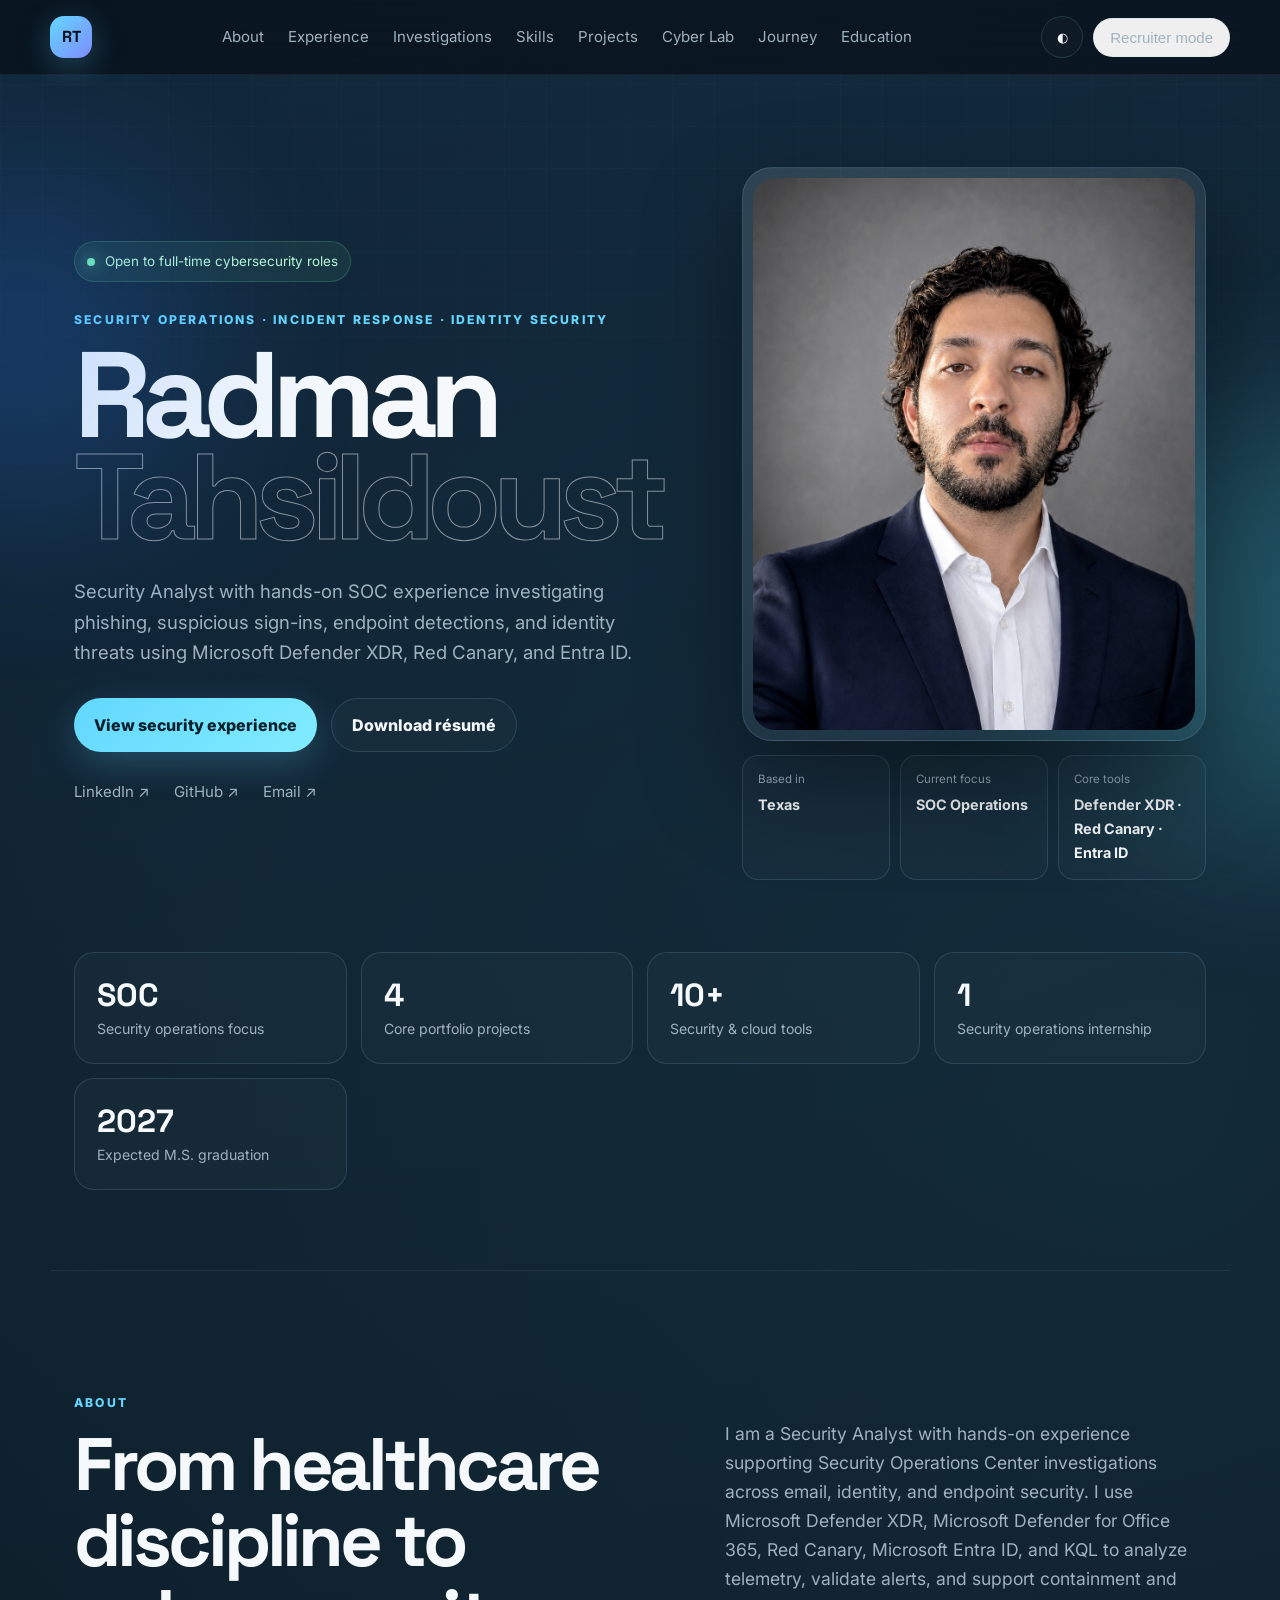
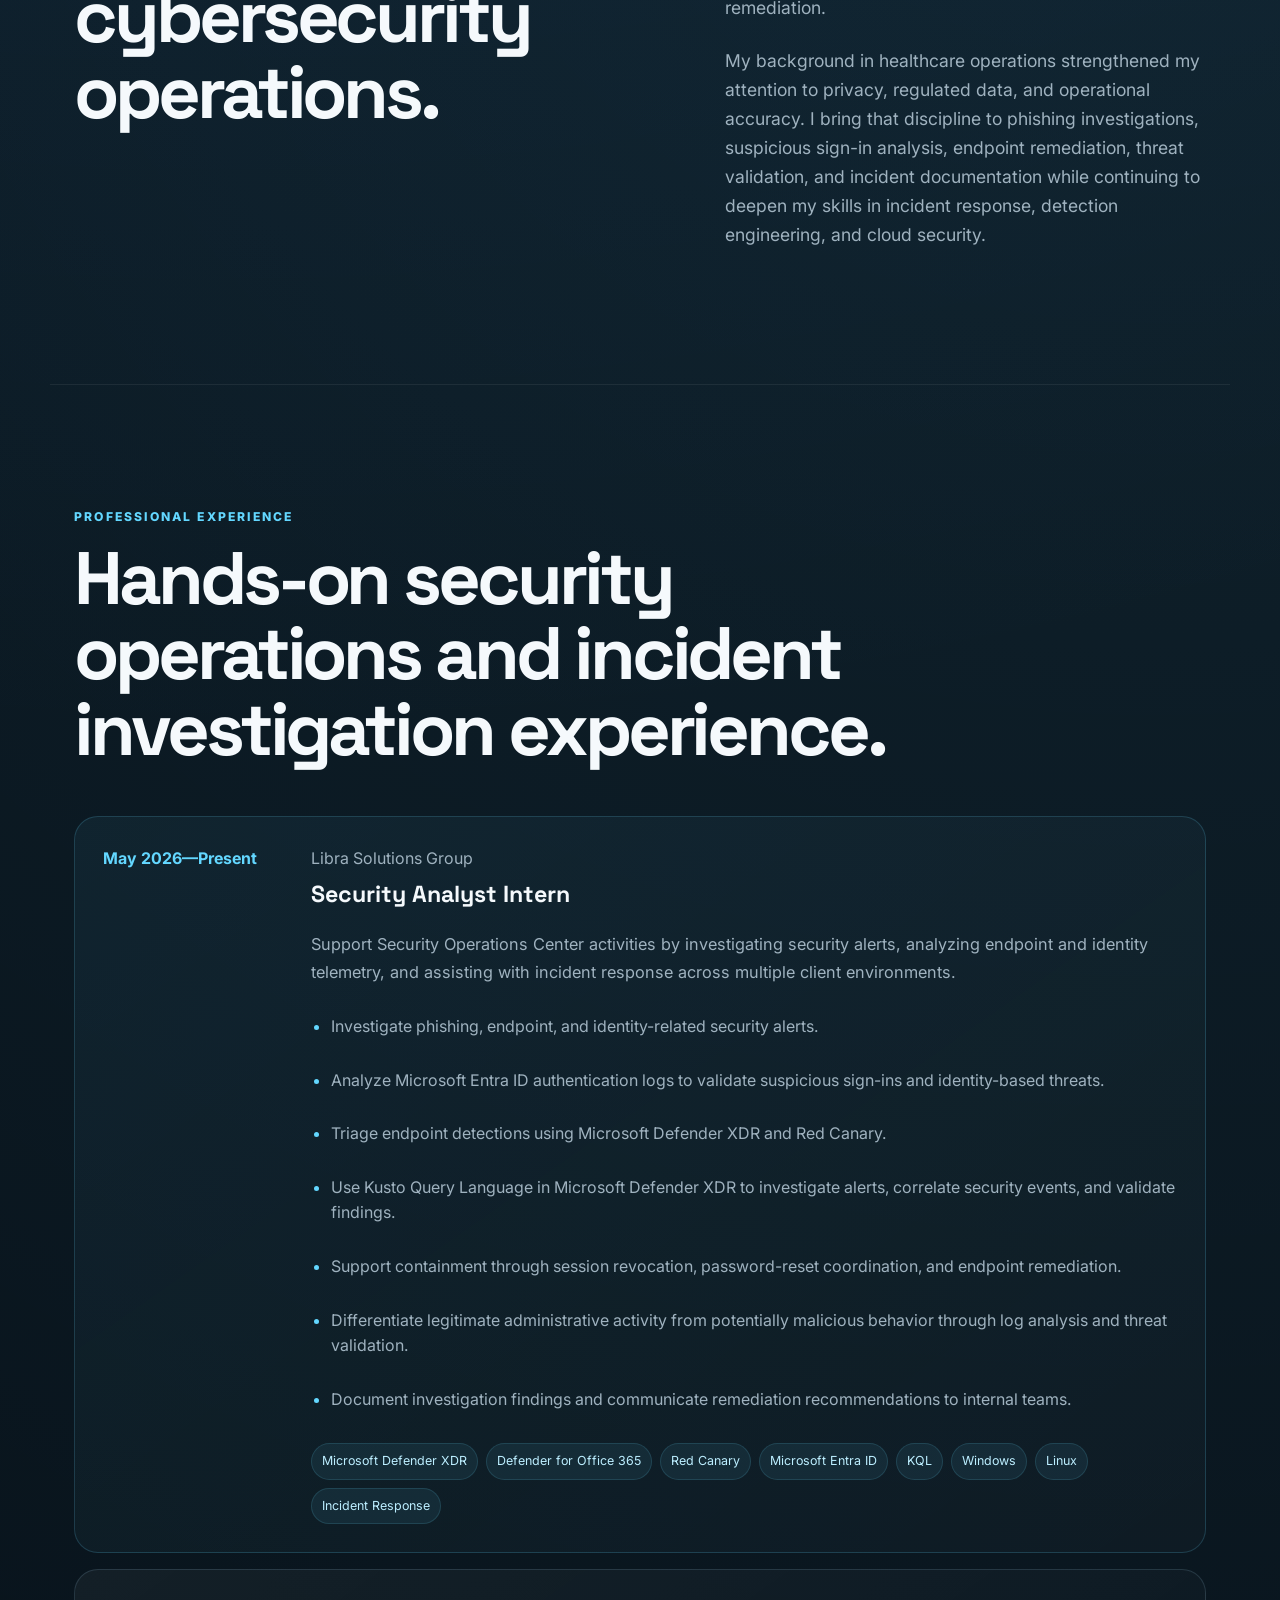
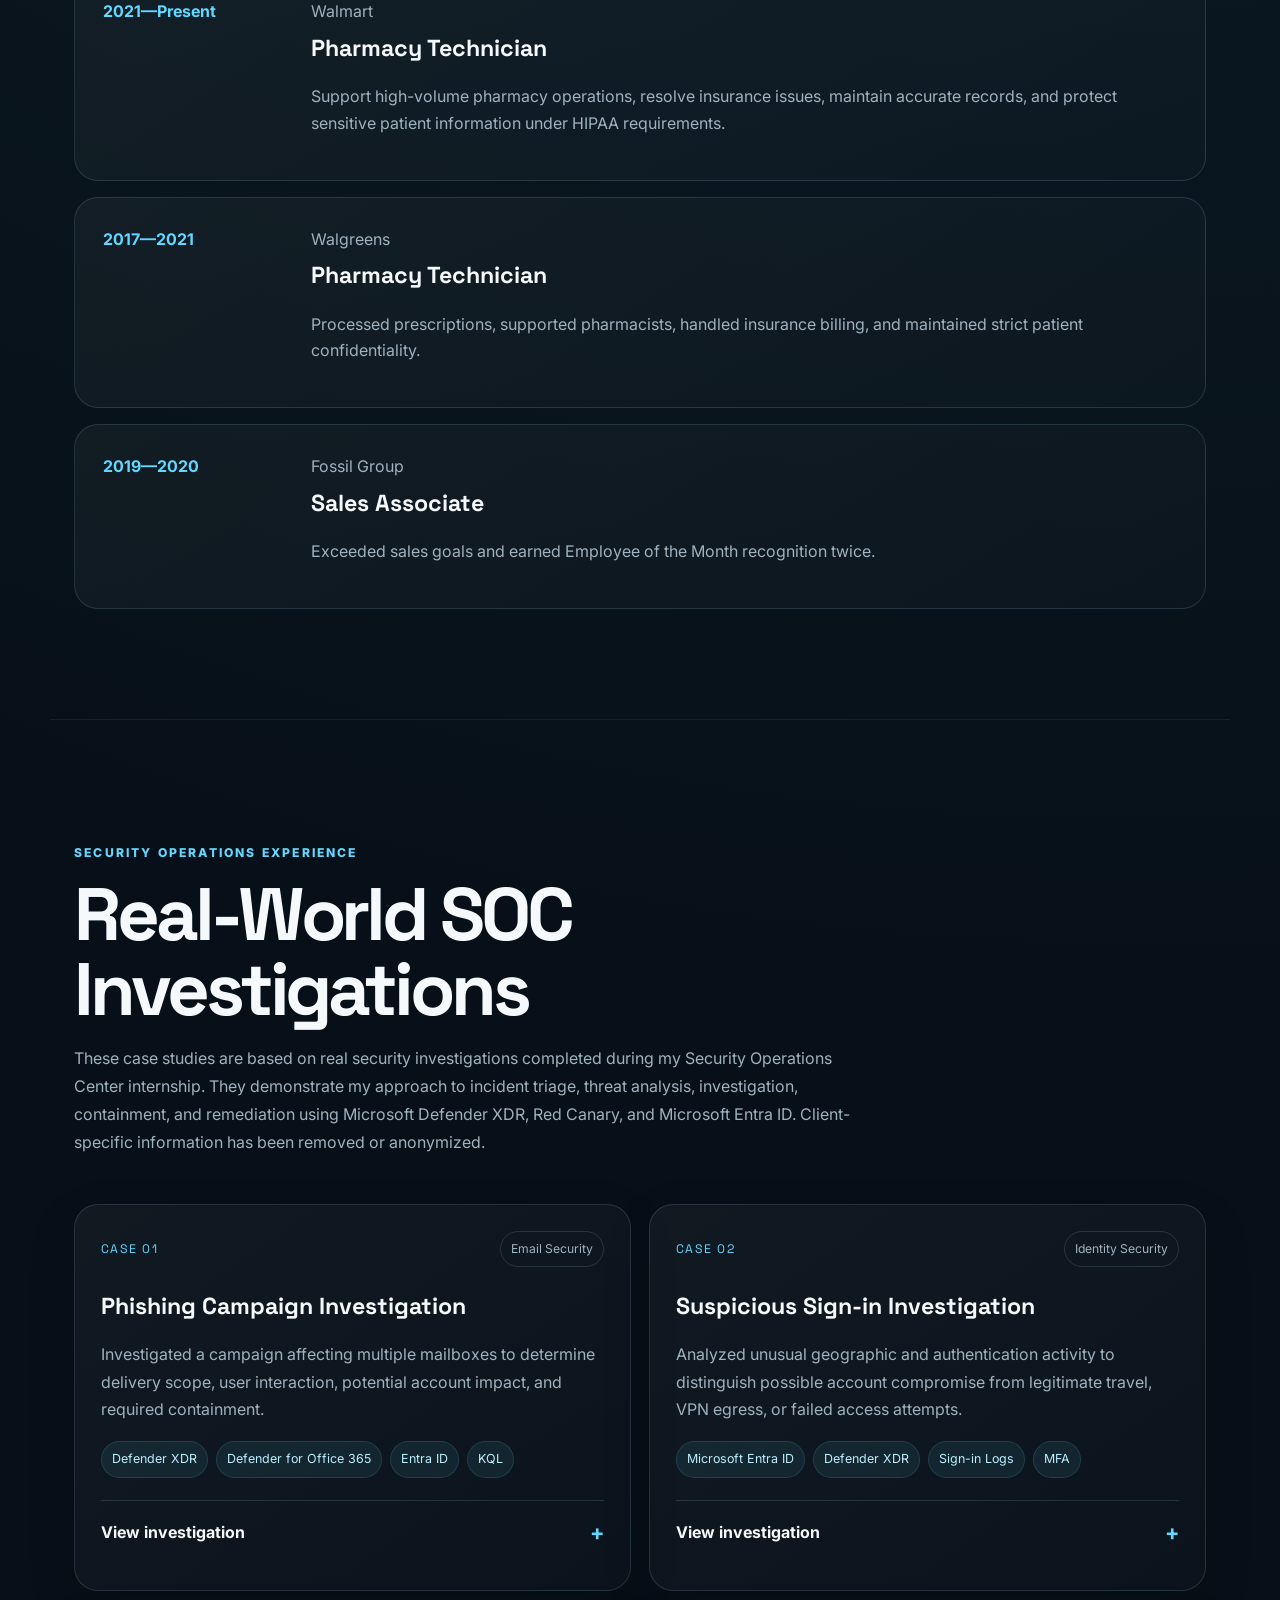
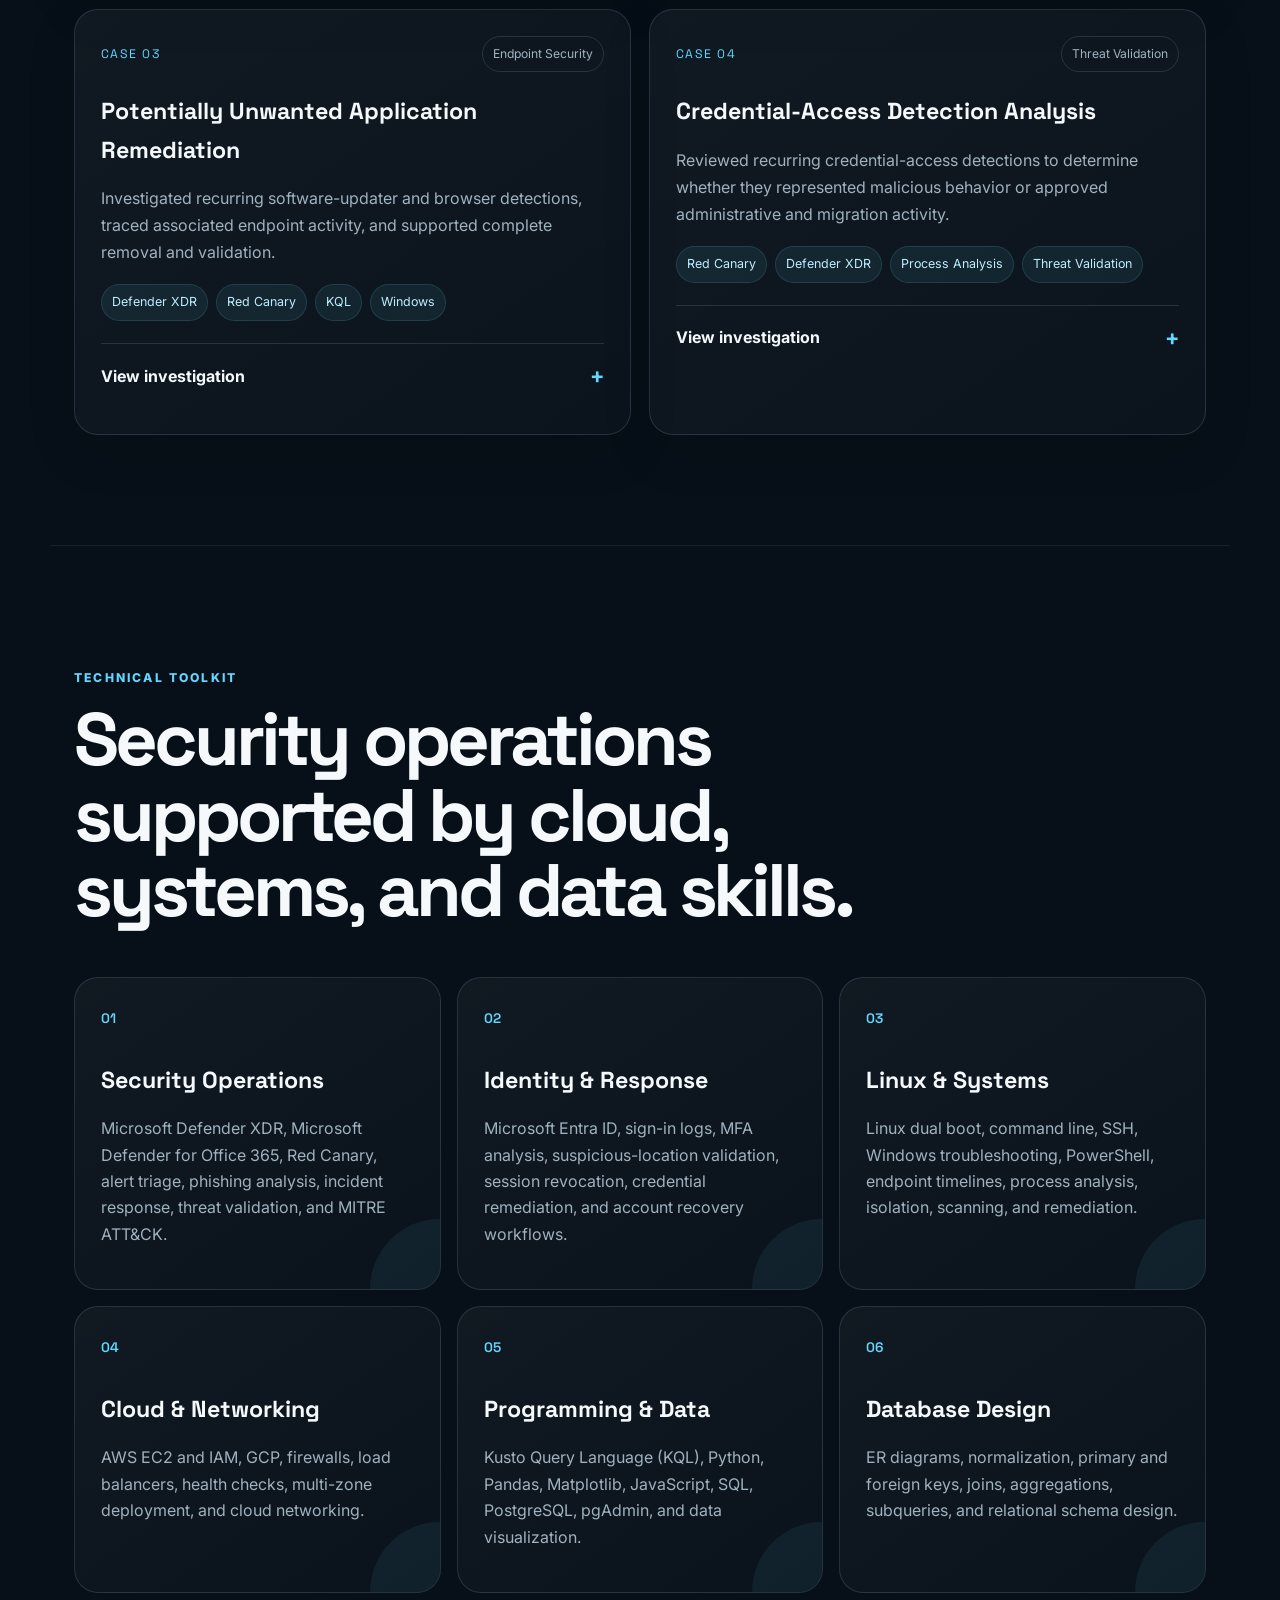
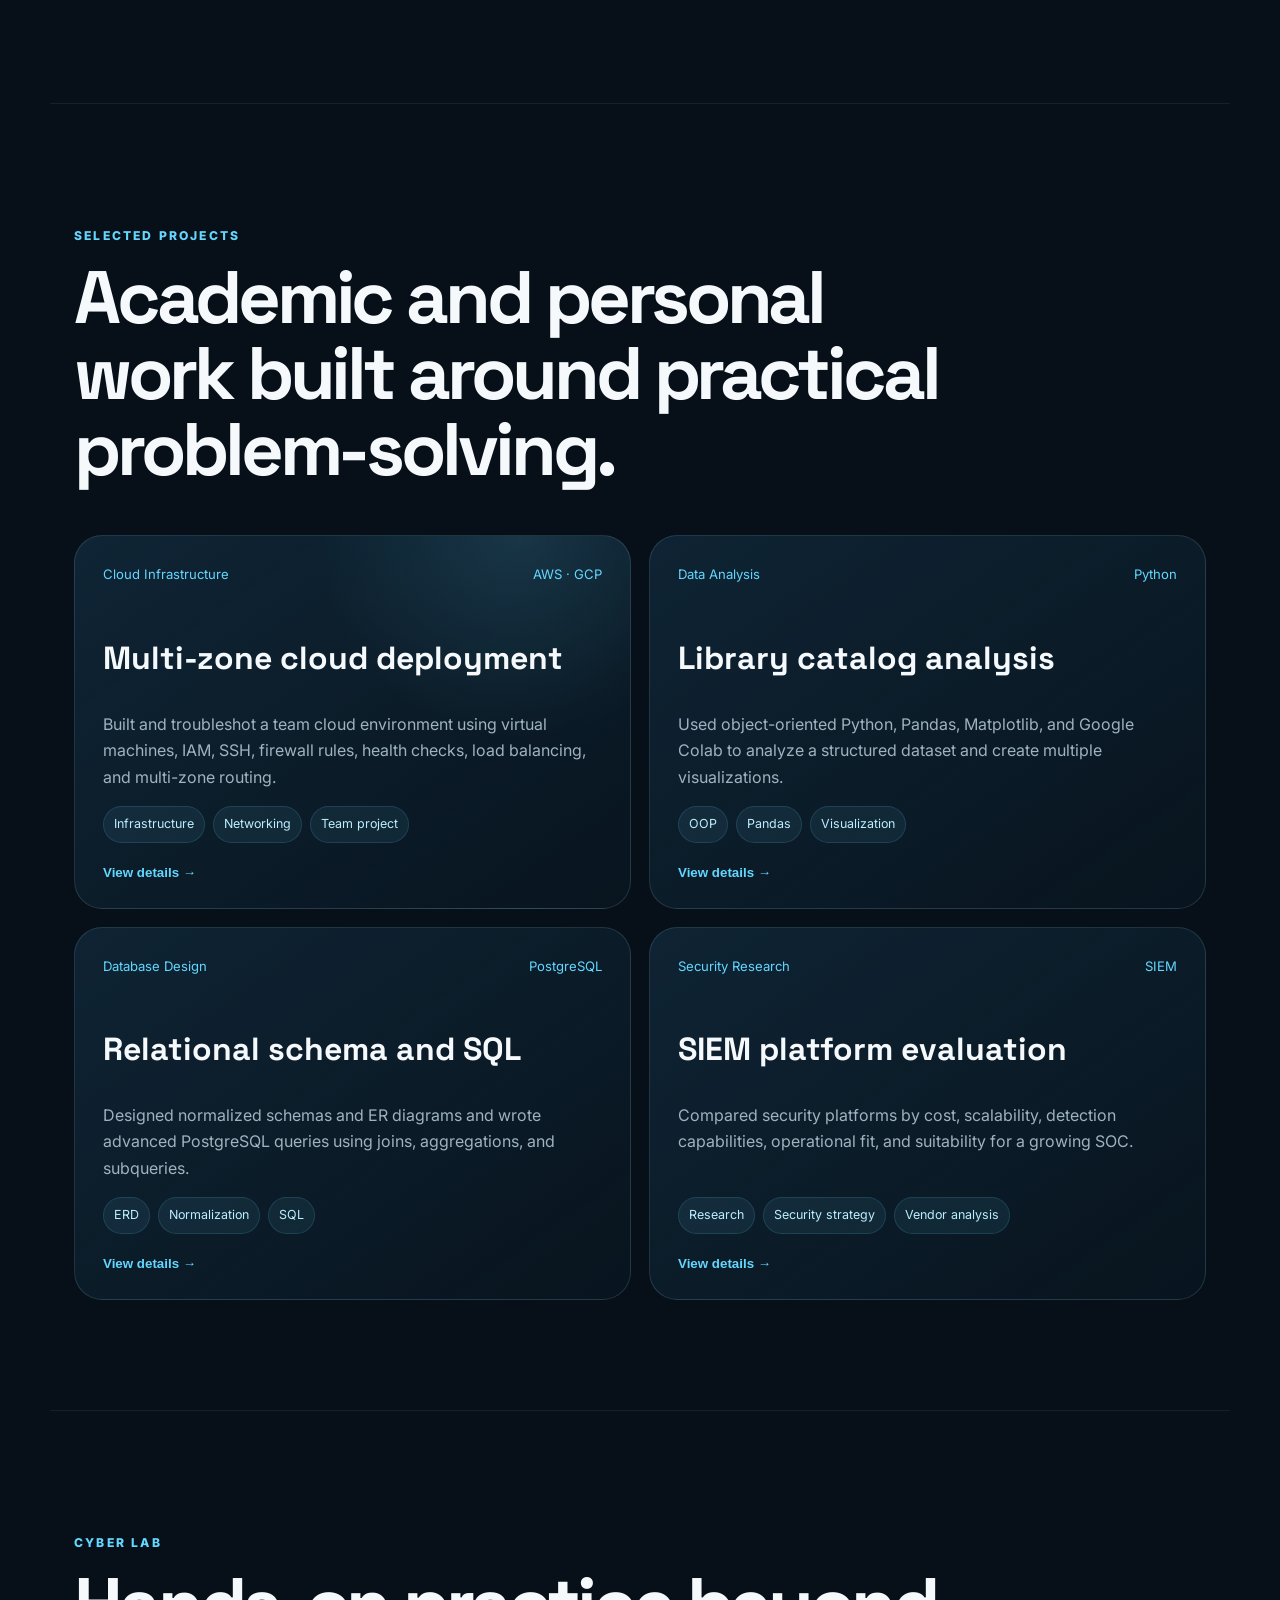
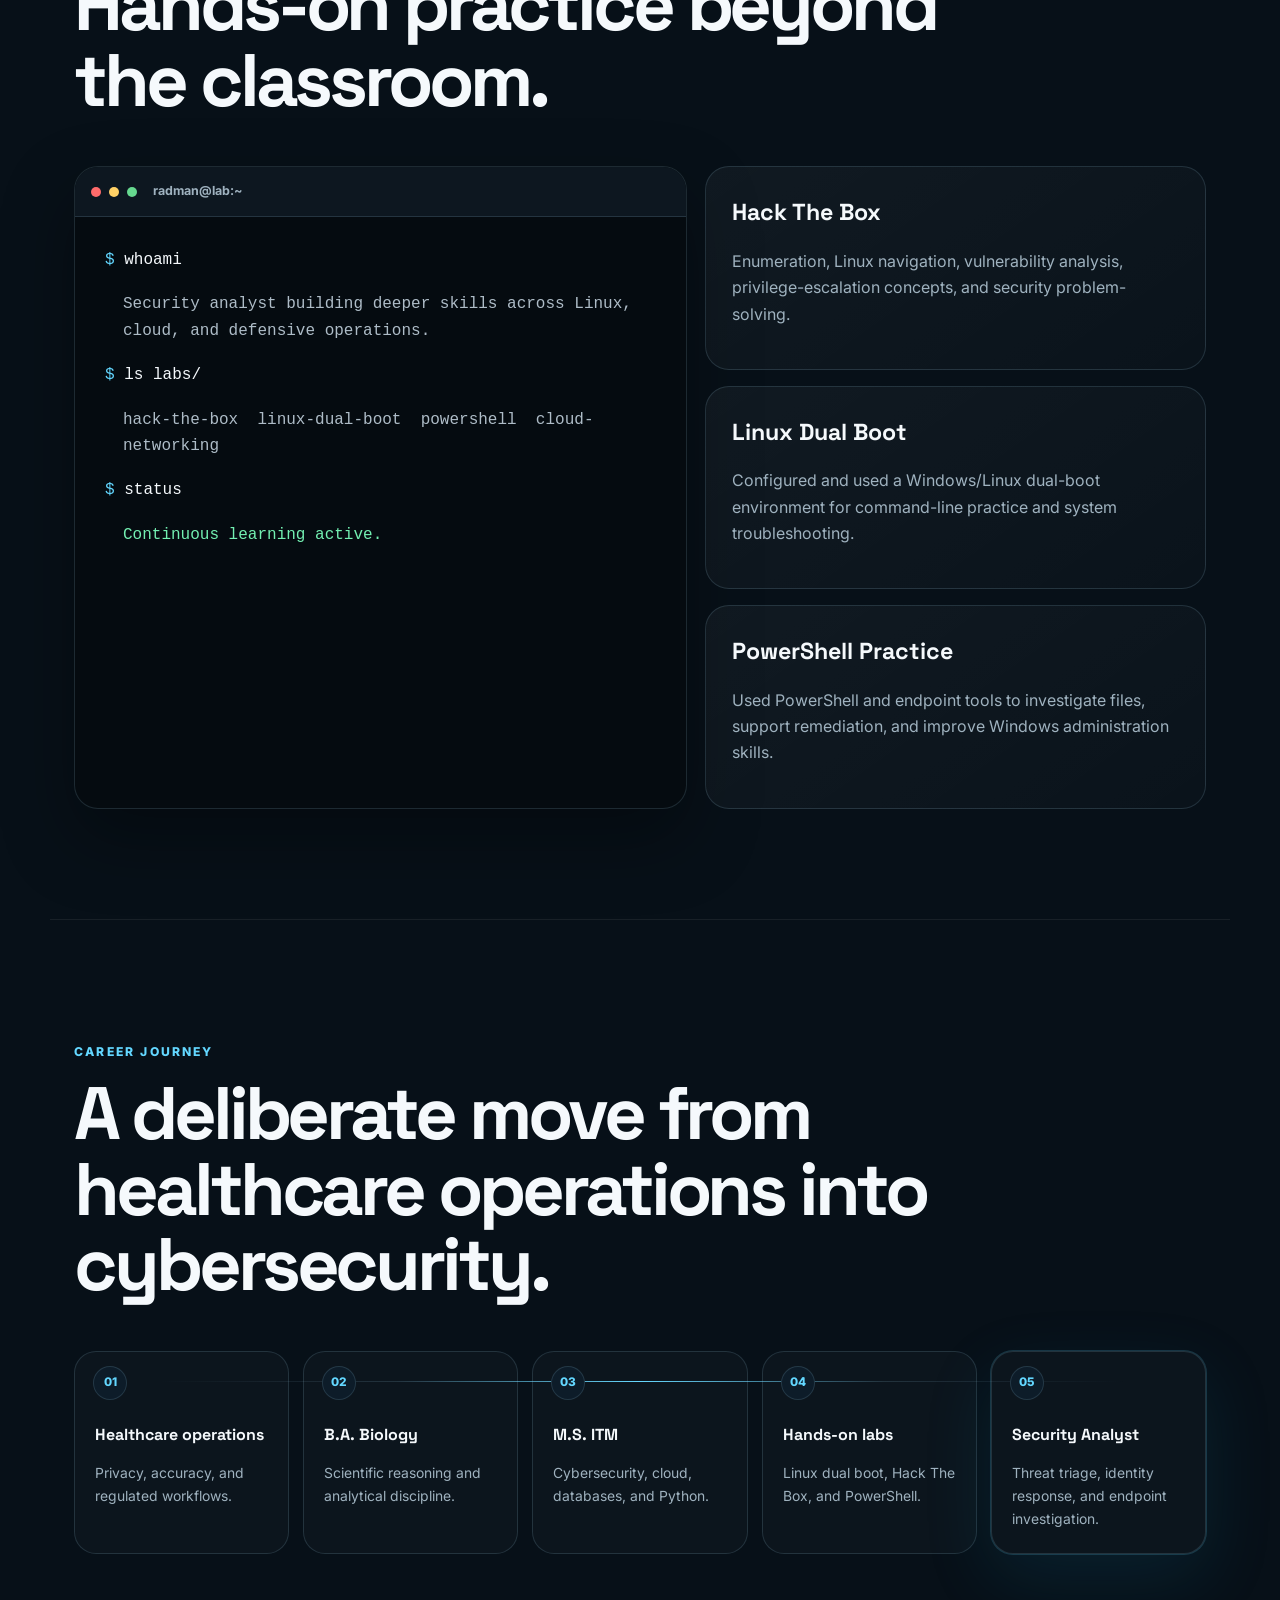
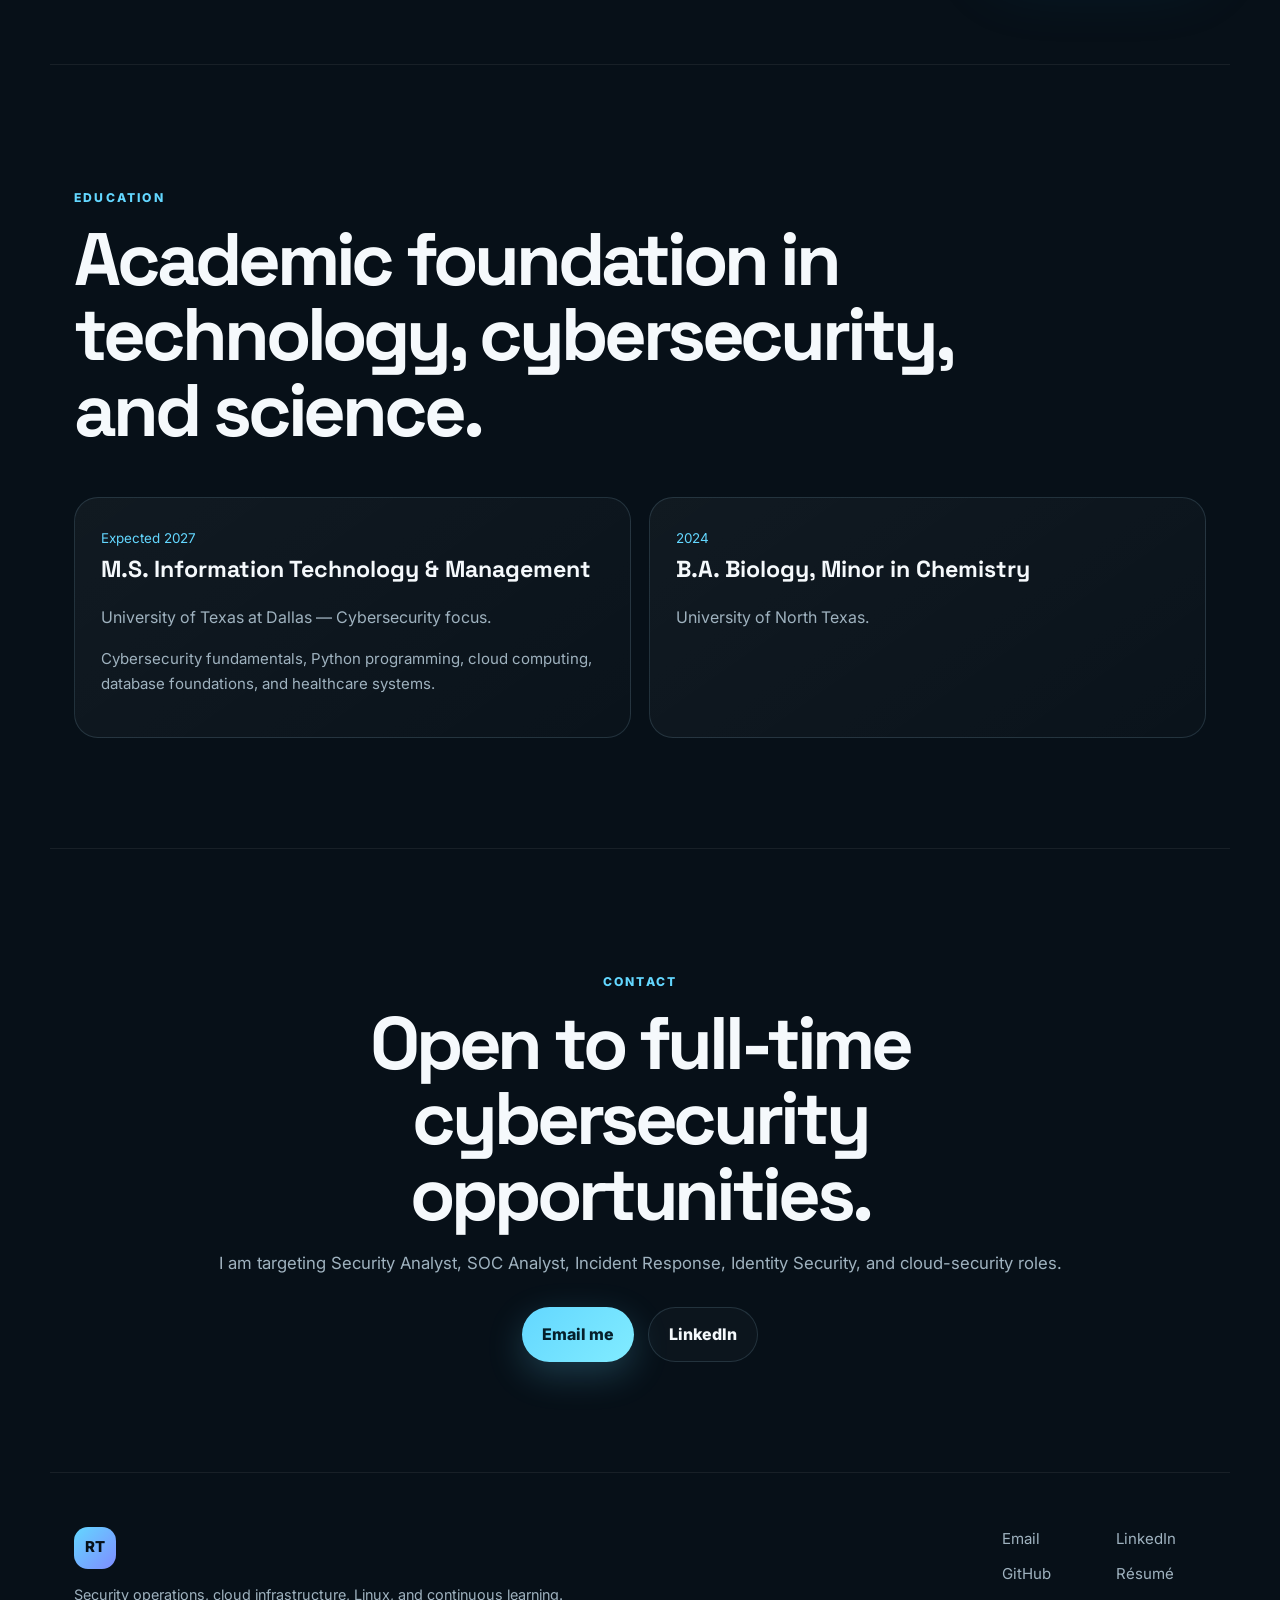
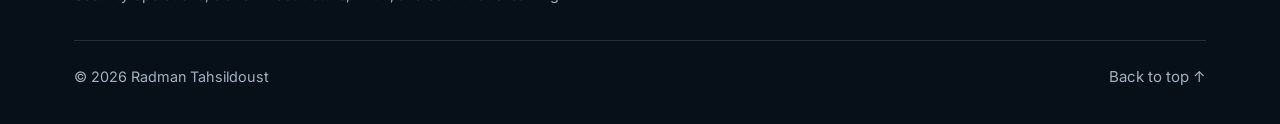
<file: index.html>
<!doctype html>
<html lang="en">
<head>
  <!-- Google tag (gtag.js) -->
<script async src="https://www.googletagmanager.com/gtag/js?id=G-VQ09D59529"></script>
<script>
  window.dataLayer = window.dataLayer || [];
  function gtag(){dataLayer.push(arguments);}
  gtag('js', new Date());

  gtag('config', 'G-VQ09D59529');
</script>
  <meta charset="UTF-8" />
  <meta name="referrer" content="strict-origin-when-cross-origin" />
  <meta http-equiv="Content-Security-Policy" content="object-src 'none'; form-action 'self'; upgrade-insecure-requests" />
  <meta name="viewport" content="width=device-width, initial-scale=1.0" />
  <meta name="description" content="Radman Tahsildoust is a Security Analyst with hands-on SOC experience in Microsoft Defender XDR, Red Canary, Microsoft Entra ID, KQL, phishing investigations, identity security, and endpoint response." />
  <meta name="author" content="Radman Tahsildoust" />
  <meta name="robots" content="index, follow, max-image-preview:large" />
  <link rel="canonical" href="https://radmantah.com/" />
  <meta name="theme-color" content="#071018" />
  <meta property="og:title" content="Radman Tahsildoust | Security Analyst" />
  <meta property="og:description" content="Security Analyst portfolio featuring hands-on SOC investigations, Microsoft Defender XDR, Red Canary, Entra ID, KQL, cloud, Linux, and technical projects." />
  <meta property="og:url" content="https://radmantah.com/" />
  <meta property="og:site_name" content="Radman Tahsildoust Portfolio" />
  <meta property="og:image" content="https://radmantah.com/assets/headshot.jpeg" />
  <meta name="twitter:card" content="summary_large_image" />
  <meta name="twitter:title" content="Radman Tahsildoust | Security Analyst" />
  <meta name="twitter:description" content="Hands-on SOC investigations, identity security, endpoint response, cloud, Linux, and security projects." />
  <meta name="twitter:image" content="https://radmantah.com/assets/headshot.jpeg" />
  <meta property="og:type" content="website" />
  <title>Radman Tahsildoust | Security Analyst</title>
  <link rel="preconnect" href="https://fonts.googleapis.com">
  <link rel="preconnect" href="https://fonts.gstatic.com" crossorigin>
  <link href="https://fonts.googleapis.com/css2?family=Inter:wght@400;500;600;700;800&family=Space+Grotesk:wght@500;600;700&display=swap" rel="stylesheet">
  <link rel="icon" href="assets/favicon.svg" type="image/svg+xml" />
  <link rel="manifest" href="site.webmanifest" />
  <link rel="stylesheet" href="styles.css?v=6.0" />
  <script type="application/ld+json">
  {
    "@context": "https://schema.org",
    "@type": "Person",
    "name": "Radman Tahsildoust",
    "url": "https://radmantah.com/",
    "image": "https://radmantah.com/assets/headshot.jpeg",
    "jobTitle": "Security Analyst",
    "address": {"@type": "PostalAddress", "addressRegion": "Texas", "addressCountry": "US"},
    "sameAs": [
      "https://www.linkedin.com/in/radman-tahsildoust-072692188/",
      "https://github.com/RadmanTT"
    ],
    "knowsAbout": ["Security Operations", "Incident Response", "Microsoft Defender XDR", "Red Canary", "Microsoft Entra ID", "Kusto Query Language", "Linux", "Cloud Security"]
  }
  </script>
</head>
<body>
  <div class="ambient ambient-one"></div>
  <div class="ambient ambient-two"></div>

  <header class="site-header">
    <a class="brand" href="#top" aria-label="Home">RT</a>
    <button class="menu-toggle" aria-label="Open menu" aria-expanded="false" aria-controls="primary-navigation">Menu</button>
    <nav class="nav-links" id="primary-navigation" aria-label="Primary navigation">
      <a href="#about">About</a>
      <a href="#experience">Experience</a>
      <a href="#investigations">Investigations</a>
      <a href="#skills">Skills</a>
      <a href="#projects">Projects</a>
      <a href="#lab">Cyber Lab</a>
      <a href="#journey">Journey</a><a href="#education">Education</a>
    </nav>
    <div class="header-actions"><button class="theme-toggle" type="button" aria-label="Toggle theme">◐</button><button class="nav-cta recruiter-open" type="button">Recruiter mode</button></div>
  </header>

  <main id="top">
    <section class="hero">
      <div class="hero-copy reveal">
        <div class="status-pill"><span></span> Open to full-time cybersecurity roles</div>
        <p class="eyebrow">Security Operations · Incident Response · Identity Security</p>
        <h1>Radman<br><span>Tahsildoust</span></h1>
        <p class="hero-lead">
          Security Analyst with hands-on SOC experience investigating phishing, suspicious sign-ins, endpoint detections, and identity threats using Microsoft Defender XDR, Red Canary, and Entra ID.
        </p>
        <div class="hero-actions">
          <a class="btn primary" href="#experience">View security experience</a>
          <a class="btn secondary" href="assets/Radman-Tahsildoust-Resume.pdf" download>Download résumé</a>
        </div>
        <div class="social-row">
          <a href="https://www.linkedin.com/in/radman-tahsildoust-072692188/" target="_blank" rel="noopener noreferrer">LinkedIn ↗</a>
          <a href="https://github.com/RadmanTT" target="_blank" rel="noopener noreferrer">GitHub ↗</a>
          <a href="mailto:radman.tahsildoust@gmail.com">Email ↗</a>
        </div>
      </div>

      <div class="hero-visual reveal">
        <div class="portrait-shell">
          <div class="portrait-glow"></div>
          <img src="assets/headshot.jpeg" alt="Professional headshot of Radman Tahsildoust" />
        </div>
        <div class="portrait-meta">
          <div><small>Based in</small><strong>Texas</strong></div>
          <div><small>Current focus</small><strong>SOC Operations</strong></div>
          <div><small>Core tools</small><strong>Defender XDR · Red Canary · Entra ID</strong></div>
        </div>
      </div>
    </section>

    <section class="metrics reveal">
      <article><strong>SOC</strong><span>Security operations focus</span></article>
      <article><strong>4</strong><span>Core portfolio projects</span></article>
      <article><strong>10+</strong><span>Security & cloud tools</span></article>
      <article><strong>1</strong><span>Security operations internship</span></article>
      <article><strong>2027</strong><span>Expected M.S. graduation</span></article>
    </section>

    <section id="about" class="section split-section">
      <div class="section-heading reveal">
        <p class="eyebrow">About</p>
        <h2>From healthcare discipline to cybersecurity operations.</h2>
      </div>
      <div class="about-copy reveal">
        <p>
          I am a Security Analyst with hands-on experience supporting Security Operations Center investigations across email, identity, and endpoint security. I use Microsoft Defender XDR, Microsoft Defender for Office 365, Red Canary, Microsoft Entra ID, and KQL to analyze telemetry, validate alerts, and support containment and remediation.
        </p>
        <p>
          My background in healthcare operations strengthened my attention to privacy, regulated data, and operational accuracy. I bring that discipline to phishing investigations, suspicious sign-in analysis, endpoint remediation, threat validation, and incident documentation while continuing to deepen my skills in incident response, detection engineering, and cloud security.
        </p>
      </div>
    </section>

    <section id="experience" class="section">
      <div class="section-heading reveal">
        <p class="eyebrow">Professional Experience</p>
        <h2>Hands-on security operations and incident investigation experience.</h2>
      </div>
      <div class="timeline">
        <article class="timeline-item experience-featured reveal">
          <div class="timeline-year">May 2026—Present</div>
          <div>
            <p class="role-kicker">Libra Solutions Group</p>
            <h3>Security Analyst Intern</h3>
            <p class="experience-overview">Support Security Operations Center activities by investigating security alerts, analyzing endpoint and identity telemetry, and assisting with incident response across multiple client environments.</p>
            <ul class="responsibility-list">
              <li>Investigate phishing, endpoint, and identity-related security alerts.</li>
              <li>Analyze Microsoft Entra ID authentication logs to validate suspicious sign-ins and identity-based threats.</li>
              <li>Triage endpoint detections using Microsoft Defender XDR and Red Canary.</li>
              <li>Use Kusto Query Language in Microsoft Defender XDR to investigate alerts, correlate security events, and validate findings.</li>
              <li>Support containment through session revocation, password-reset coordination, and endpoint remediation.</li>
              <li>Differentiate legitimate administrative activity from potentially malicious behavior through log analysis and threat validation.</li>
              <li>Document investigation findings and communicate remediation recommendations to internal teams.</li>
            </ul>
            <div class="tag-row"><span>Microsoft Defender XDR</span><span>Defender for Office 365</span><span>Red Canary</span><span>Microsoft Entra ID</span><span>KQL</span><span>Windows</span><span>Linux</span><span>Incident Response</span></div>
          </div>
        </article>
        <article class="timeline-item reveal">
          <div class="timeline-year">2021—Present</div>
          <div>
            <p class="role-kicker">Walmart</p>
            <h3>Pharmacy Technician</h3>
            <p>Support high-volume pharmacy operations, resolve insurance issues, maintain accurate records, and protect sensitive patient information under HIPAA requirements.</p>
          </div>
        </article>
        <article class="timeline-item reveal">
          <div class="timeline-year">2017—2021</div>
          <div>
            <p class="role-kicker">Walgreens</p>
            <h3>Pharmacy Technician</h3>
            <p>Processed prescriptions, supported pharmacists, handled insurance billing, and maintained strict patient confidentiality.</p>
          </div>
        </article>
        <article class="timeline-item reveal">
          <div class="timeline-year">2019—2020</div>
          <div>
            <p class="role-kicker">Fossil Group</p>
            <h3>Sales Associate</h3>
            <p>Exceeded sales goals and earned Employee of the Month recognition twice.</p>
          </div>
        </article>
      </div>
    </section>

    <section id="investigations" class="section investigations-section">
      <div class="section-heading reveal">
    <p class="eyebrow">SECURITY OPERATIONS EXPERIENCE</p>
    <h2>Real-World SOC Investigations</h2>
    <p class="section-intro">
        These case studies are based on real security investigations completed during my Security Operations Center internship. They demonstrate my approach to incident triage, threat analysis, investigation, containment, and remediation using Microsoft Defender XDR, Red Canary, and Microsoft Entra ID. Client-specific information has been removed or anonymized.
    </p>
</div>
      <div class="investigation-grid">
        <article class="investigation-card reveal">
          <div class="investigation-header"><span class="case-number">Case 01</span><span class="case-domain">Email Security</span></div>
          <h3>Phishing Campaign Investigation</h3>
          <p>Investigated a campaign affecting multiple mailboxes to determine delivery scope, user interaction, potential account impact, and required containment.</p>
          <div class="tag-row"><span>Defender XDR</span><span>Defender for Office 365</span><span>Entra ID</span><span>KQL</span></div>
          <button class="investigation-toggle" type="button" aria-expanded="false" aria-controls="investigation-details-1">View investigation <span aria-hidden="true">+</span></button>
          <div class="investigation-details" id="investigation-details-1" hidden>
            <div><h4>Investigation</h4><p>Reviewed email telemetry, correlated related alerts, validated whether links or attachments were accessed, and checked identity activity for suspicious authentication following delivery.</p></div>
            <div><h4>Response</h4><p>Supported malicious-message removal, session revocation, credential remediation, and verification of completed actions before closure.</p></div>
            <div><h4>Skills demonstrated</h4><p>Email security, scope analysis, identity validation, incident response, evidence-based closure.</p></div>
          </div>
        </article>

        <article class="investigation-card reveal">
          <div class="investigation-header"><span class="case-number">Case 02</span><span class="case-domain">Identity Security</span></div>
          <h3>Suspicious Sign-in Investigation</h3>
          <p>Analyzed unusual geographic and authentication activity to distinguish possible account compromise from legitimate travel, VPN egress, or failed access attempts.</p>
          <div class="tag-row"><span>Microsoft Entra ID</span><span>Defender XDR</span><span>Sign-in Logs</span><span>MFA</span></div>
          <button class="investigation-toggle" type="button" aria-expanded="false" aria-controls="investigation-details-2">View investigation <span aria-hidden="true">+</span></button>
          <div class="investigation-details" id="investigation-details-2" hidden>
            <div><h4>Investigation</h4><p>Reviewed sign-in location, device, authentication status, MFA results, session context, and surrounding activity to assess whether the event represented malicious access.</p></div>
            <div><h4>Response</h4><p>Supported session revocation and password-reset workflows when risk could not be safely excluded, then coordinated account restoration after remediation.</p></div>
            <div><h4>Skills demonstrated</h4><p>Identity telemetry analysis, false-positive validation, account containment, risk-based decision-making.</p></div>
          </div>
        </article>

        <article class="investigation-card reveal">
          <div class="investigation-header"><span class="case-number">Case 03</span><span class="case-domain">Endpoint Security</span></div>
          <h3>Potentially Unwanted Application Remediation</h3>
          <p>Investigated recurring software-updater and browser detections, traced associated endpoint activity, and supported complete removal and validation.</p>
          <div class="tag-row"><span>Defender XDR</span><span>Red Canary</span><span>KQL</span><span>Windows</span></div>
          <button class="investigation-toggle" type="button" aria-expanded="false" aria-controls="investigation-details-3">View investigation <span aria-hidden="true">+</span></button>
          <div class="investigation-details" id="investigation-details-3" hidden>
            <div><h4>Investigation</h4><p>Reviewed endpoint timelines, process relationships, persistence indicators, installed software, scheduled tasks, and registry evidence to establish scope.</p></div>
            <div><h4>Response</h4><p>Supported application removal, endpoint restriction and isolation workflows, artifact cleanup, malware scanning, and post-remediation verification.</p></div>
            <div><h4>Skills demonstrated</h4><p>Endpoint triage, process analysis, remediation coordination, persistence review, validation.</p></div>
          </div>
        </article>

        <article class="investigation-card reveal">
          <div class="investigation-header"><span class="case-number">Case 04</span><span class="case-domain">Threat Validation</span></div>
          <h3>Credential-Access Detection Analysis</h3>
          <p>Reviewed recurring credential-access detections to determine whether they represented malicious behavior or approved administrative and migration activity.</p>
          <div class="tag-row"><span>Red Canary</span><span>Defender XDR</span><span>Process Analysis</span><span>Threat Validation</span></div>
          <button class="investigation-toggle" type="button" aria-expanded="false" aria-controls="investigation-details-4">View investigation <span aria-hidden="true">+</span></button>
          <div class="investigation-details" id="investigation-details-4" hidden>
            <div><h4>Investigation</h4><p>Examined alert context, affected endpoint activity, process lineage, related administrative actions, and available internal validation to determine intent.</p></div>
            <div><h4>Response</h4><p>Documented the supporting evidence and closed detections as validated legitimate activity only after confirmation and review found no additional threat indicators.</p></div>
            <div><h4>Skills demonstrated</h4><p>Alert triage, contextual analysis, false-positive determination, documentation, escalation judgment.</p></div>
          </div>
        </article>
      </div>
    </section>

    <section id="skills" class="section">
      <div class="section-heading reveal">
        <p class="eyebrow">Technical toolkit</p>
        <h2>Security operations supported by cloud, systems, and data skills.</h2>
      </div>
      <div class="skill-grid">
        <article class="skill-card reveal">
          <span class="card-number">01</span>
          <h3>Security Operations</h3>
          <p>Microsoft Defender XDR, Microsoft Defender for Office 365, Red Canary, alert triage, phishing analysis, incident response, threat validation, and MITRE ATT&CK.</p>
        </article>
        <article class="skill-card reveal">
          <span class="card-number">02</span>
          <h3>Identity & Response</h3>
          <p>Microsoft Entra ID, sign-in logs, MFA analysis, suspicious-location validation, session revocation, credential remediation, and account recovery workflows.</p>
        </article>
        <article class="skill-card reveal">
          <span class="card-number">03</span>
          <h3>Linux & Systems</h3>
          <p>Linux dual boot, command line, SSH, Windows troubleshooting, PowerShell, endpoint timelines, process analysis, isolation, scanning, and remediation.</p>
        </article>
        <article class="skill-card reveal">
          <span class="card-number">04</span>
          <h3>Cloud & Networking</h3>
          <p>AWS EC2 and IAM, GCP, firewalls, load balancers, health checks, multi-zone deployment, and cloud networking.</p>
        </article>
        <article class="skill-card reveal">
          <span class="card-number">05</span>
          <h3>Programming & Data</h3>
          <p>Kusto Query Language (KQL), Python, Pandas, Matplotlib, JavaScript, SQL, PostgreSQL, pgAdmin, and data visualization.</p>
        </article>
        <article class="skill-card reveal">
          <span class="card-number">06</span>
          <h3>Database Design</h3>
          <p>ER diagrams, normalization, primary and foreign keys, joins, aggregations, subqueries, and relational schema design.</p>
        </article>
      </div>
    </section>

    <section id="projects" class="section">
      <div class="section-heading reveal">
        <p class="eyebrow">Selected projects</p>
        <h2>Academic and personal work built around practical problem-solving.</h2>
      </div>
      <div class="project-grid">
        <article class="project-card featured reveal">
          <div class="project-top"><span>Cloud Infrastructure</span><span>AWS · GCP</span></div>
          <h3>Multi-zone cloud deployment</h3>
          <p>Built and troubleshot a team cloud environment using virtual machines, IAM, SSH, firewall rules, health checks, load balancing, and multi-zone routing.</p>
          <div class="project-footer"><span>Infrastructure</span><span>Networking</span><span>Team project</span></div><button class="project-open" data-project="cloud">View details →</button>
        </article>
        <article class="project-card reveal">
          <div class="project-top"><span>Data Analysis</span><span>Python</span></div>
          <h3>Library catalog analysis</h3>
          <p>Used object-oriented Python, Pandas, Matplotlib, and Google Colab to analyze a structured dataset and create multiple visualizations.</p>
          <div class="project-footer"><span>OOP</span><span>Pandas</span><span>Visualization</span></div><button class="project-open" data-project="python">View details →</button>
        </article>
        <article class="project-card reveal">
          <div class="project-top"><span>Database Design</span><span>PostgreSQL</span></div>
          <h3>Relational schema and SQL</h3>
          <p>Designed normalized schemas and ER diagrams and wrote advanced PostgreSQL queries using joins, aggregations, and subqueries.</p>
          <div class="project-footer"><span>ERD</span><span>Normalization</span><span>SQL</span></div><button class="project-open" data-project="sql">View details →</button>
        </article>
        <article class="project-card reveal">
          <div class="project-top"><span>Security Research</span><span>SIEM</span></div>
          <h3>SIEM platform evaluation</h3>
          <p>Compared security platforms by cost, scalability, detection capabilities, operational fit, and suitability for a growing SOC.</p>
          <div class="project-footer"><span>Research</span><span>Security strategy</span><span>Vendor analysis</span></div><button class="project-open" data-project="siem">View details →</button>
        </article>
      </div>
    </section>

    <section id="lab" class="section lab-section">
      <div class="section-heading reveal">
        <p class="eyebrow">Cyber Lab</p>
        <h2>Hands-on practice beyond the classroom.</h2>
      </div>
      <div class="lab-layout">
        <div class="lab-terminal reveal">
          <div class="terminal-bar"><span></span><span></span><span></span><strong>radman@lab:~</strong></div>
          <div class="terminal-body">
            <p><span class="prompt">$</span> whoami</p>
            <p class="output">Security analyst building deeper skills across Linux, cloud, and defensive operations.</p>
            <p><span class="prompt">$</span> ls labs/</p>
            <p class="output">hack-the-box&nbsp;&nbsp;linux-dual-boot&nbsp;&nbsp;powershell&nbsp;&nbsp;cloud-networking</p>
            <p><span class="prompt">$</span> status</p>
            <p class="output success">Continuous learning active.</p>
          </div>
        </div>
        <div class="lab-cards">
          <article class="mini-card reveal"><h3>Hack The Box</h3><p>Enumeration, Linux navigation, vulnerability analysis, privilege-escalation concepts, and security problem-solving.</p></article>
          <article class="mini-card reveal"><h3>Linux Dual Boot</h3><p>Configured and used a Windows/Linux dual-boot environment for command-line practice and system troubleshooting.</p></article>
          <article class="mini-card reveal"><h3>PowerShell Practice</h3><p>Used PowerShell and endpoint tools to investigate files, support remediation, and improve Windows administration skills.</p></article>
        </div>
      </div>
    </section>


    <section id="journey" class="section">
      <div class="section-heading reveal">
        <p class="eyebrow">Career journey</p>
        <h2>A deliberate move from healthcare operations into cybersecurity.</h2>
      </div>
      <div class="journey-track reveal" aria-label="Career journey">
        <div class="journey-step"><span>01</span><strong>Healthcare operations</strong><p>Privacy, accuracy, and regulated workflows.</p></div>
        <div class="journey-step"><span>02</span><strong>B.A. Biology</strong><p>Scientific reasoning and analytical discipline.</p></div>
        <div class="journey-step"><span>03</span><strong>M.S. ITM</strong><p>Cybersecurity, cloud, databases, and Python.</p></div>
        <div class="journey-step"><span>04</span><strong>Hands-on labs</strong><p>Linux dual boot, Hack The Box, and PowerShell.</p></div>
        <div class="journey-step active"><span>05</span><strong>Security Analyst</strong><p>Threat triage, identity response, and endpoint investigation.</p></div>
      </div>
    </section>

    <section id="education" class="section">
      <div class="section-heading reveal">
        <p class="eyebrow">Education</p>
        <h2>Academic foundation in technology, cybersecurity, and science.</h2>
      </div>
      <div class="education-grid">
        <article class="education-card reveal">
          <span>Expected 2027</span>
          <h3>M.S. Information Technology & Management</h3>
          <p>University of Texas at Dallas — Cybersecurity focus.</p>
          <p class="muted">Cybersecurity fundamentals, Python programming, cloud computing, database foundations, and healthcare systems.</p>
        </article>
        <article class="education-card reveal">
          <span>2024</span>
          <h3>B.A. Biology, Minor in Chemistry</h3>
          <p>University of North Texas.</p>
        </article>
      </div>
    </section>

    <section id="contact" class="section contact-section reveal">
      <p class="eyebrow">Contact</p>
      <h2>Open to full-time cybersecurity opportunities.</h2>
      <p>I am targeting Security Analyst, SOC Analyst, Incident Response, Identity Security, and cloud-security roles.</p>
      <div class="hero-actions centered">
        <a class="btn primary" href="mailto:radman.tahsildoust@gmail.com">Email me</a>
        <a class="btn secondary" href="https://www.linkedin.com/in/radman-tahsildoust-072692188/" target="_blank" rel="noopener noreferrer">LinkedIn</a>
      </div>
    </section>
  </main>


  <div class="modal" id="project-modal" aria-hidden="true" hidden>
    <div class="modal-backdrop" data-close-modal></div>
    <article class="modal-card" role="dialog" aria-modal="true" aria-labelledby="modal-title">
      <button class="modal-close" type="button" data-close-modal aria-label="Close">×</button>
      <p class="eyebrow" id="modal-kicker">Project</p>
      <h2 id="modal-title">Project title</h2>
      <p id="modal-summary"></p>
      <div class="modal-grid">
        <div><h3>What I built</h3><p id="modal-built"></p></div>
        <div><h3>Technical focus</h3><p id="modal-focus"></p></div>
        <div><h3>Challenges</h3><p id="modal-challenge"></p></div>
        <div><h3>Key takeaway</h3><p id="modal-takeaway"></p></div>
      </div>
    </article>
  </div>

  <aside class="recruiter-panel" role="dialog" aria-modal="true" aria-labelledby="recruiter-title" aria-hidden="true" hidden>
    <button class="panel-close" type="button" aria-label="Close recruiter mode">×</button>
    <p class="eyebrow">Recruiter mode</p>
    <h2 id="recruiter-title">Radman Tahsildoust</h2>
    <p>Security Analyst with hands-on SOC experience in phishing investigation, identity response, endpoint detection, KQL-based analysis, Linux, cloud, Python, and SQL.</p>
    <div class="recruiter-links">
      <a class="btn primary" href="assets/Radman-Tahsildoust-Resume.pdf" download>Download résumé</a>
      <a class="btn secondary" href="mailto:radman.tahsildoust@gmail.com">Email Radman</a>
      <a class="btn secondary" href="https://www.linkedin.com/in/radman-tahsildoust-072692188/" target="_blank" rel="noopener noreferrer">LinkedIn</a>
      <a class="btn secondary" href="https://github.com/RadmanTT" target="_blank" rel="noopener noreferrer">GitHub</a>
    </div>
    <div class="recruiter-summary">
      <span>Location</span><strong>Texas</strong>
      <span>Education</span><strong>M.S. ITM, expected 2027</strong>
      <span>Focus</span><strong>SOC · Cloud Security · Incident Response</strong>
    </div>
  </aside>
  <div class="panel-backdrop" hidden></div>

  <footer class="site-footer">
    <div>
      <a class="footer-brand" href="#top">RT</a>
      <p>Security operations, cloud infrastructure, Linux, and continuous learning.</p>
    </div>
    <div class="footer-links">
      <a href="mailto:radman.tahsildoust@gmail.com">Email</a>
      <a href="https://www.linkedin.com/in/radman-tahsildoust-072692188/" target="_blank" rel="noopener noreferrer">LinkedIn</a>
      <a href="https://github.com/RadmanTT" target="_blank" rel="noopener noreferrer">GitHub</a>
      <a href="assets/Radman-Tahsildoust-Resume.pdf" download>Résumé</a>
    </div>
    <div class="footer-bottom">
      <span>© <span id="year"></span> Radman Tahsildoust</span>
      <a href="#top">Back to top ↑</a>
    </div>
  </footer>

  <script src="script.js?v=6.1"></script>
</body>
</html>
</file>
<file: styles.css>
:root{
  --bg:#071018;
  --bg-soft:#0a1520;
  --panel:rgba(13,27,39,.74);
  --panel-strong:#0d1c29;
  --text:#f5f9fc;
  --muted:#9fb2bf;
  --line:rgba(153,203,230,.16);
  --accent:#63d7ff;
  --accent-2:#7f8cff;
  --success:#73f0b2;
  --max:1180px;
  --radius:24px;
}
*{box-sizing:border-box}
html{scroll-behavior:smooth}
body{
  margin:0;
  background:
    radial-gradient(circle at 20% -10%, rgba(70,157,255,.15), transparent 28%),
    radial-gradient(circle at 90% 10%, rgba(99,215,255,.10), transparent 30%),
    var(--bg);
  color:var(--text);
  font-family:Inter,system-ui,-apple-system,Segoe UI,sans-serif;
  line-height:1.65;
  overflow-x:hidden;
}
body::before{
  content:"";
  position:fixed;inset:0;
  pointer-events:none;
  background-image:linear-gradient(rgba(255,255,255,.018) 1px,transparent 1px),linear-gradient(90deg,rgba(255,255,255,.018) 1px,transparent 1px);
  background-size:42px 42px;
  mask-image:linear-gradient(to bottom,black,transparent 75%);
}
.ambient{position:fixed;border-radius:999px;filter:blur(90px);opacity:.22;pointer-events:none}
.ambient-one{width:360px;height:360px;background:#2e7fff;top:18%;left:-160px}
.ambient-two{width:420px;height:420px;background:#5cf0ff;right:-220px;top:46%}
a{color:inherit}
.site-header{
  position:sticky;top:0;z-index:50;
  display:grid;grid-template-columns:auto 1fr auto;align-items:center;
  gap:24px;padding:16px max(22px,calc((100vw - var(--max))/2));
  background:rgba(7,16,24,.72);backdrop-filter:blur(18px);
  border-bottom:1px solid rgba(255,255,255,.06);
}
.brand{
  width:42px;height:42px;display:grid;place-items:center;border-radius:14px;
  text-decoration:none;font-family:"Space Grotesk",sans-serif;font-weight:700;
  background:linear-gradient(135deg,var(--accent),var(--accent-2));color:#061018;
  box-shadow:0 8px 30px rgba(99,215,255,.25)
}
.nav-links{display:flex;justify-content:center;gap:24px}
.nav-links a,.nav-cta,.social-row a,footer a{color:var(--muted);text-decoration:none;font-size:.94rem}
.nav-links a:hover,.nav-cta:hover,.social-row a:hover,footer a:hover{color:var(--text)}
.nav-cta{padding:10px 16px;border:1px solid var(--line);border-radius:999px}
.menu-toggle{display:none}
.hero{
  max-width:var(--max);margin:auto;min-height:88vh;padding:92px 24px 72px;
  display:grid;grid-template-columns:1.12fr .88fr;gap:78px;align-items:center;
}
.status-pill{
  display:inline-flex;align-items:center;gap:10px;padding:8px 12px;border-radius:999px;
  background:rgba(115,240,178,.08);border:1px solid rgba(115,240,178,.18);color:#baf8d7;font-size:.84rem
}
.status-pill span{width:8px;height:8px;border-radius:50%;background:var(--success);box-shadow:0 0 16px var(--success)}
.eyebrow{text-transform:uppercase;letter-spacing:.18em;color:var(--accent);font-size:.76rem;font-weight:800}
.hero .eyebrow{margin-top:28px}
h1,h2,h3{font-family:"Space Grotesk",Inter,sans-serif}
h1{font-size:clamp(4.2rem,9.5vw,8.2rem);line-height:.84;letter-spacing:-.07em;margin:14px 0 28px}
h1 span{color:transparent;-webkit-text-stroke:1px rgba(245,249,252,.52)}
.hero-lead{max-width:720px;color:var(--muted);font-size:1.16rem}
.hero-actions{display:flex;gap:14px;flex-wrap:wrap;margin-top:30px}
.centered{justify-content:center}
.btn{
  display:inline-flex;align-items:center;justify-content:center;padding:13px 20px;border-radius:999px;
  font-weight:800;text-decoration:none;transition:transform .25s ease,box-shadow .25s ease,border-color .25s ease
}
.btn:hover{transform:translateY(-2px)}
.btn.primary{background:linear-gradient(135deg,var(--accent),#81ecff);color:#06202b;box-shadow:0 12px 36px rgba(99,215,255,.22)}
.btn.secondary{border:1px solid var(--line);background:rgba(255,255,255,.025)}
.social-row{display:flex;gap:24px;flex-wrap:wrap;margin-top:28px}
.hero-visual{position:relative}
.portrait-shell{position:relative;border-radius:30px;padding:10px;background:linear-gradient(145deg,rgba(255,255,255,.12),rgba(255,255,255,.025));border:1px solid var(--line);box-shadow:0 40px 100px rgba(0,0,0,.42)}
.portrait-shell img{width:100%;display:block;aspect-ratio:4/5;object-fit:cover;border-radius:22px;filter:saturate(.88) contrast(1.03)}
.portrait-glow{position:absolute;inset:10% 10%;background:rgba(99,215,255,.18);filter:blur(55px);z-index:-1}
.portrait-caption{position:absolute;left:28px;right:28px;bottom:28px;display:flex;justify-content:space-between;align-items:end;padding:16px 18px;border-radius:18px;background:rgba(7,16,24,.74);backdrop-filter:blur(14px);border:1px solid rgba(255,255,255,.08)}
.portrait-caption span{color:var(--muted);font-size:.82rem}
.floating-card{position:absolute;padding:14px 16px;border-radius:16px;background:rgba(9,22,32,.88);border:1px solid var(--line);backdrop-filter:blur(12px);box-shadow:0 20px 50px rgba(0,0,0,.28)}
.floating-card small{display:block;color:var(--muted)}
.card-one{left:-48px;top:12%}.card-two{right:-32px;bottom:12%}
.metrics{
  max-width:var(--max);margin:0 auto 10px;padding:0 24px 70px;
  display:grid;grid-template-columns:repeat(4,1fr);gap:14px
}
.metrics article{padding:22px;border:1px solid var(--line);border-radius:20px;background:rgba(255,255,255,.025)}
.metrics strong{display:block;font:700 2rem "Space Grotesk";color:var(--text)}
.metrics span{color:var(--muted);font-size:.88rem}
.section{max-width:var(--max);margin:auto;padding:110px 24px;border-top:1px solid rgba(255,255,255,.065)}
.section-heading{max-width:920px;margin-bottom:48px}
h2{font-size:clamp(2.7rem,5.8vw,5.4rem);line-height:1.02;letter-spacing:-.055em;margin:14px 0}
.split-section{display:grid;grid-template-columns:1.1fr .9fr;gap:64px}
.about-copy{padding-top:38px}
.about-copy p{color:var(--muted);font-size:1.1rem;margin-top:0;margin-bottom:24px}
.timeline{display:grid;gap:16px}
.timeline-item{
  display:grid;grid-template-columns:180px 1fr;gap:28px;padding:28px;
  border:1px solid var(--line);border-radius:var(--radius);background:linear-gradient(145deg,rgba(255,255,255,.045),rgba(255,255,255,.015))
}
.timeline-year{color:var(--accent);font-weight:700}
.role-kicker{color:var(--muted);margin:0 0 4px}
.timeline h3,.skill-card h3,.project-card h3,.mini-card h3,.education-card h3{font-size:1.45rem;margin:0 0 10px}
.timeline p,.skill-card p,.project-card p,.mini-card p,.education-card p{color:var(--muted)}
.tag-row,.project-footer{display:flex;flex-wrap:wrap;gap:8px;margin-top:18px}
.tag-row span,.project-footer span{font-size:.78rem;padding:7px 10px;border-radius:999px;background:rgba(99,215,255,.08);border:1px solid rgba(99,215,255,.14);color:#bceeff}
.skill-grid{display:grid;grid-template-columns:repeat(3,1fr);gap:16px}
.skill-card,.mini-card,.education-card{
  position:relative;overflow:hidden;padding:26px;border:1px solid var(--line);border-radius:var(--radius);background:linear-gradient(145deg,rgba(255,255,255,.045),rgba(255,255,255,.014))
}
.skill-card::after{content:"";position:absolute;width:140px;height:140px;border-radius:50%;right:-70px;bottom:-70px;background:rgba(99,215,255,.07)}
.card-number{display:inline-block;color:var(--accent);font:600 .86rem "Space Grotesk";margin-bottom:34px}
.project-grid{display:grid;grid-template-columns:repeat(2,1fr);gap:18px}
.project-card{min-height:320px;padding:28px;border:1px solid var(--line);border-radius:28px;background:linear-gradient(145deg,rgba(16,38,55,.9),rgba(9,23,34,.65));display:flex;flex-direction:column}
.project-card.featured{background:radial-gradient(circle at 80% 0,rgba(99,215,255,.13),transparent 35%),linear-gradient(145deg,rgba(16,38,55,.94),rgba(9,23,34,.68))}
.project-top{display:flex;justify-content:space-between;color:var(--accent);font-size:.82rem}
.project-card h3{font-size:2rem;margin-top:46px}
.project-footer{margin-top:auto}
.lab-layout{display:grid;grid-template-columns:1.1fr .9fr;gap:18px}
.lab-terminal{border:1px solid var(--line);border-radius:24px;overflow:hidden;background:#050b10;box-shadow:0 30px 70px rgba(0,0,0,.35)}
.terminal-bar{display:flex;align-items:center;gap:8px;padding:14px 16px;background:#0d1720;border-bottom:1px solid var(--line)}
.terminal-bar span{width:10px;height:10px;border-radius:50%;background:#ff6b6b}.terminal-bar span:nth-child(2){background:#ffd166}.terminal-bar span:nth-child(3){background:#66d98f}
.terminal-bar strong{margin-left:8px;font-size:.78rem;color:var(--muted)}
.terminal-body{padding:30px;font-family:ui-monospace,SFMono-Regular,Menlo,monospace;min-height:340px}
.terminal-body p{margin:0 0 18px}.prompt{color:var(--accent)}.output{color:#aebcc7;padding-left:18px}.success{color:var(--success)}
.lab-cards{display:grid;gap:16px}
.education-grid{display:grid;grid-template-columns:1fr 1fr;gap:18px}
.education-card span{color:var(--accent);font-size:.84rem}
.muted{font-size:.94rem}
.contact-section{text-align:center}
.contact-section h2{max-width:900px;margin-left:auto;margin-right:auto}
.contact-section>p:not(.eyebrow){color:var(--muted);font-size:1.05rem}
footer{max-width:var(--max);margin:auto;padding:30px 24px 42px;border-top:1px solid rgba(255,255,255,.065);display:flex;justify-content:space-between;color:var(--muted);font-size:.9rem}
.reveal{opacity:0;transform:translateY(24px);transition:opacity .75s ease,transform .75s ease}
.reveal.visible{opacity:1;transform:none}
@media(max-width:960px){
  .nav-links{display:none;position:absolute;top:72px;left:16px;right:16px;padding:18px;flex-direction:column;background:#0b1823;border:1px solid var(--line);border-radius:18px}
  .nav-links.open{display:flex}
  .menu-toggle{display:block;justify-self:center;background:transparent;color:var(--muted);border:0}
  .hero{grid-template-columns:1fr;padding-top:70px}
  .hero-visual{max-width:620px}
  .card-one{left:10px}.card-two{right:10px}
  .metrics{grid-template-columns:repeat(2,1fr)}
  .split-section,.lab-layout{grid-template-columns:1fr}
  .skill-grid{grid-template-columns:repeat(2,1fr)}
}
@media(max-width:680px){
  .site-header{grid-template-columns:auto auto auto}
  .nav-cta{font-size:.82rem}
  h1{font-size:clamp(3.7rem,20vw,6.4rem)}
  .hero{gap:50px}
  .metrics,.skill-grid,.project-grid,.education-grid{grid-template-columns:1fr}
  .timeline-item{grid-template-columns:1fr}
  .floating-card{display:none}
  .portrait-caption{left:20px;right:20px;bottom:20px}
  .section{padding:82px 20px}
}
@media(prefers-reduced-motion:reduce){
  *{scroll-behavior:auto!important;transition:none!important;animation:none!important}
  .reveal{opacity:1;transform:none}
}

.header-actions{display:flex;align-items:center;gap:10px}
.theme-toggle{width:42px;height:42px;border-radius:999px;border:1px solid var(--line);background:rgba(255,255,255,.025);color:var(--text);cursor:pointer}
.nav-cta{cursor:pointer}
.project-open{margin-top:22px;padding:0;border:0;background:none;color:var(--accent);font-weight:800;text-align:left;cursor:pointer}
.project-open:hover{color:var(--text)}
.journey-track{display:grid;grid-template-columns:repeat(5,1fr);gap:14px;position:relative}
.journey-track::before{content:"";position:absolute;left:7%;right:7%;top:30px;height:1px;background:linear-gradient(90deg,transparent,var(--line),var(--accent),var(--line),transparent)}
.journey-step{position:relative;padding:70px 20px 22px;border:1px solid var(--line);border-radius:22px;background:rgba(255,255,255,.025)}
.journey-step span{position:absolute;top:14px;left:18px;width:34px;height:34px;border-radius:50%;display:grid;place-items:center;background:#0d1c29;border:1px solid var(--line);color:var(--accent);font-size:.74rem;font-weight:800}
.journey-step strong{display:block;font-family:"Space Grotesk";font-size:1rem}
.journey-step p{color:var(--muted);font-size:.87rem;margin-bottom:0}
.journey-step.active{box-shadow:0 0 0 1px rgba(99,215,255,.18),0 24px 70px rgba(18,132,180,.14)}
.modal{position:fixed;inset:0;z-index:100;display:none;place-items:center;padding:20px}
.modal.open{display:grid}
.modal-backdrop,.panel-backdrop{position:fixed;inset:0;background:rgba(0,0,0,.68);backdrop-filter:blur(8px)}
.modal-card{position:relative;z-index:1;width:min(900px,100%);max-height:88vh;overflow:auto;padding:34px;border-radius:28px;background:#0a1722;border:1px solid var(--line);box-shadow:0 40px 120px rgba(0,0,0,.55)}
.modal-card h2{font-size:clamp(2.4rem,5vw,4.5rem)}
.modal-close,.panel-close{position:absolute;top:18px;right:18px;width:40px;height:40px;border-radius:50%;border:1px solid var(--line);background:rgba(255,255,255,.03);color:var(--text);font-size:1.5rem;cursor:pointer}
.modal-grid{display:grid;grid-template-columns:1fr 1fr;gap:14px;margin-top:26px}
.modal-grid>div{padding:20px;border:1px solid var(--line);border-radius:18px;background:rgba(255,255,255,.025)}
.modal-grid h3{margin-top:0}
.modal-grid p,#modal-summary{color:var(--muted)}
.recruiter-panel{position:fixed;z-index:120;top:0;right:0;height:100vh;width:min(460px,92vw);padding:70px 28px 28px;background:#08141e;border-left:1px solid var(--line);transform:translateX(105%);transition:transform .35s ease;overflow:auto}
.recruiter-panel.open{transform:none}
.panel-backdrop{z-index:110;display:none}.panel-backdrop.open{display:block}
.recruiter-panel h2{font-size:3.2rem}
.recruiter-panel>p{color:var(--muted)}
.recruiter-links{display:grid;gap:10px;margin:28px 0}
.recruiter-summary{display:grid;grid-template-columns:100px 1fr;gap:12px;padding-top:22px;border-top:1px solid var(--line)}
.recruiter-summary span{color:var(--muted)}
html.light{
  --bg:#edf4f7;--bg-soft:#f5f9fb;--panel:rgba(255,255,255,.78);--panel-strong:#fff;
  --text:#0a1722;--muted:#506674;--line:rgba(15,57,78,.14);--accent:#0079a8;--accent-2:#4057d6
}
html.light body{background:radial-gradient(circle at 20% -10%,rgba(70,157,255,.13),transparent 28%),#edf4f7}
html.light .site-header{background:rgba(237,244,247,.8)}
html.light .modal-card,html.light .recruiter-panel{background:#f7fbfd}
html.light .lab-terminal{background:#101820}
html.light h1 span{-webkit-text-stroke:1px rgba(10,23,34,.42)}
@media(max-width:960px){
  .journey-track{grid-template-columns:1fr 1fr}
  .journey-track::before{display:none}
}
@media(max-width:680px){
  .header-actions{gap:6px}
  .nav-cta{padding:9px 12px;font-size:.76rem}
  .journey-track,.modal-grid{grid-template-columns:1fr}
}


/* V4.1 corrections */
[hidden]{display:none!important}

.portrait-shell{overflow:hidden}
.portrait-shell img{object-position:center 28%}
.portrait-caption,.floating-card{display:none!important}
.portrait-meta{
  display:grid;
  grid-template-columns:repeat(3,1fr);
  gap:10px;
  margin-top:14px;
}
.portrait-meta>div{
  padding:14px 15px;
  border:1px solid var(--line);
  border-radius:16px;
  background:rgba(255,255,255,.025);
}
.portrait-meta small{
  display:block;
  color:var(--muted);
  font-size:.72rem;
  margin-bottom:4px;
}
.portrait-meta strong{
  display:block;
  font-size:.9rem;
}

.modal:not(.open),
.recruiter-panel:not(.open),
.panel-backdrop:not(.open){
  display:none!important;
}
.modal.open{display:grid!important}
.recruiter-panel.open{display:block!important}
.panel-backdrop.open{display:block!important}

.site-footer{
  max-width:var(--max);
  margin:0 auto;
  padding:54px 24px 34px;
  border-top:1px solid rgba(255,255,255,.065);
  display:grid;
  grid-template-columns:1fr auto;
  gap:34px 60px;
  color:var(--muted);
}
.footer-brand{
  width:42px;height:42px;display:grid;place-items:center;
  border-radius:14px;text-decoration:none;font-weight:800;
  background:linear-gradient(135deg,var(--accent),var(--accent-2));
  color:#061018;margin-bottom:14px;
}
.site-footer p{max-width:520px;margin:0}
.footer-links{
  display:grid;
  grid-template-columns:repeat(2,minmax(90px,1fr));
  gap:10px 24px;
  align-content:start;
}
.footer-links a,.footer-bottom a{color:var(--muted);text-decoration:none}
.footer-links a:hover,.footer-bottom a:hover{color:var(--text)}
.footer-bottom{
  grid-column:1/-1;
  padding-top:24px;
  border-top:1px solid var(--line);
  display:flex;
  justify-content:space-between;
  gap:20px;
  font-size:.9rem;
}
@media(max-width:680px){
  .portrait-meta{grid-template-columns:1fr}
  .site-footer{grid-template-columns:1fr}
  .footer-links{grid-template-columns:repeat(2,1fr)}
  .footer-bottom{flex-direction:column}
}


/* V5.4 professional experience */
.experience-featured{
  border-color:rgba(99,215,255,.22);
  background:radial-gradient(circle at 100% 0,rgba(99,215,255,.09),transparent 34%),linear-gradient(145deg,rgba(255,255,255,.05),rgba(255,255,255,.016));
}
.experience-overview{font-size:1.04rem;max-width:900px}
.responsibility-list{margin:20px 0 0;padding-left:20px;color:var(--muted);display:grid;gap:10px}
.responsibility-list li::marker{color:var(--accent)}

/* V6.0 — recruiter-focused investigations and SEO release */
.section-intro{max-width:800px;color:var(--muted);margin-top:16px;line-height:1.75}
.investigation-grid{display:grid;grid-template-columns:repeat(2,minmax(0,1fr));gap:18px}
.investigation-card{padding:26px;border:1px solid var(--line);border-radius:24px;background:linear-gradient(145deg,rgba(255,255,255,.045),rgba(255,255,255,.018));box-shadow:0 18px 50px rgba(0,0,0,.12)}
.investigation-header{display:flex;justify-content:space-between;gap:12px;align-items:center;margin-bottom:20px}
.case-number{font-family:"Space Grotesk";font-size:.77rem;letter-spacing:.12em;text-transform:uppercase;color:var(--accent)}
.case-domain{font-size:.76rem;color:var(--muted);border:1px solid var(--line);border-radius:999px;padding:7px 10px}
.investigation-card h3{font-size:1.45rem;margin:0 0 12px}
.investigation-card>p{color:var(--muted);line-height:1.7}
.investigation-toggle{width:100%;margin-top:22px;padding:14px 0;display:flex;justify-content:space-between;align-items:center;border:0;border-top:1px solid var(--line);background:transparent;color:var(--text);font:inherit;font-weight:700;cursor:pointer;text-align:left}
.investigation-toggle span{font-size:1.35rem;color:var(--accent);transition:transform .25s ease}
.investigation-toggle[aria-expanded="true"] span{transform:rotate(45deg)}
.investigation-details{display:grid;gap:14px;padding-top:4px}
.investigation-details>div{padding:16px;border-radius:16px;background:rgba(255,255,255,.025);border:1px solid var(--line)}
.investigation-details h4{margin:0 0 7px;font-size:.92rem}
.investigation-details p{margin:0;color:var(--muted);font-size:.9rem;line-height:1.65}
.experience-featured{padding:28px;border-radius:24px;background:linear-gradient(145deg,rgba(99,215,255,.06),rgba(255,255,255,.018));border:1px solid rgba(99,215,255,.18)}
.experience-overview{font-size:1.02rem;line-height:1.75;color:var(--muted)}
.responsibility-list{margin:18px 0 22px;padding-left:20px;color:var(--muted)}
.responsibility-list li{margin:9px 0;line-height:1.6}
@media(max-width:820px){.investigation-grid{grid-template-columns:1fr}}
@media(prefers-reduced-motion:reduce){*,*::before,*::after{scroll-behavior:auto!important;animation-duration:.01ms!important;animation-iteration-count:1!important;transition-duration:.01ms!important}}
</file>
